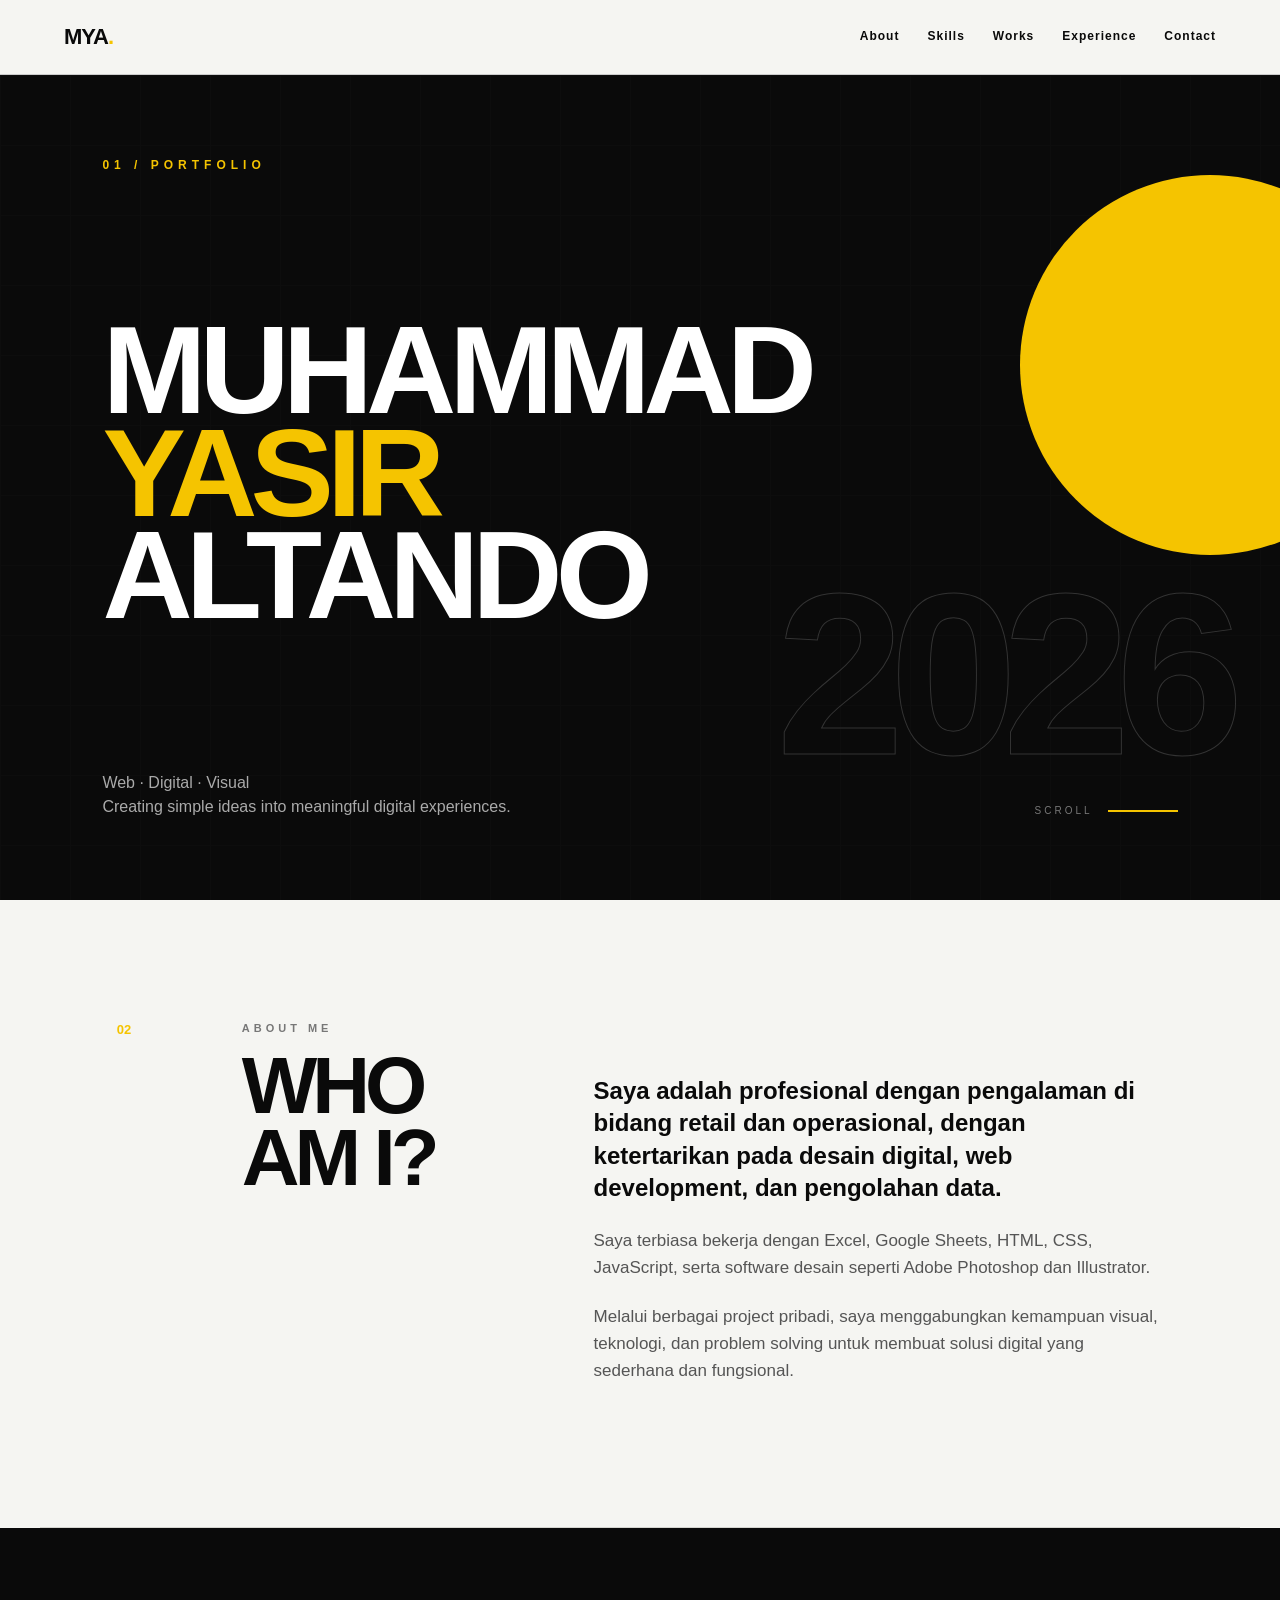
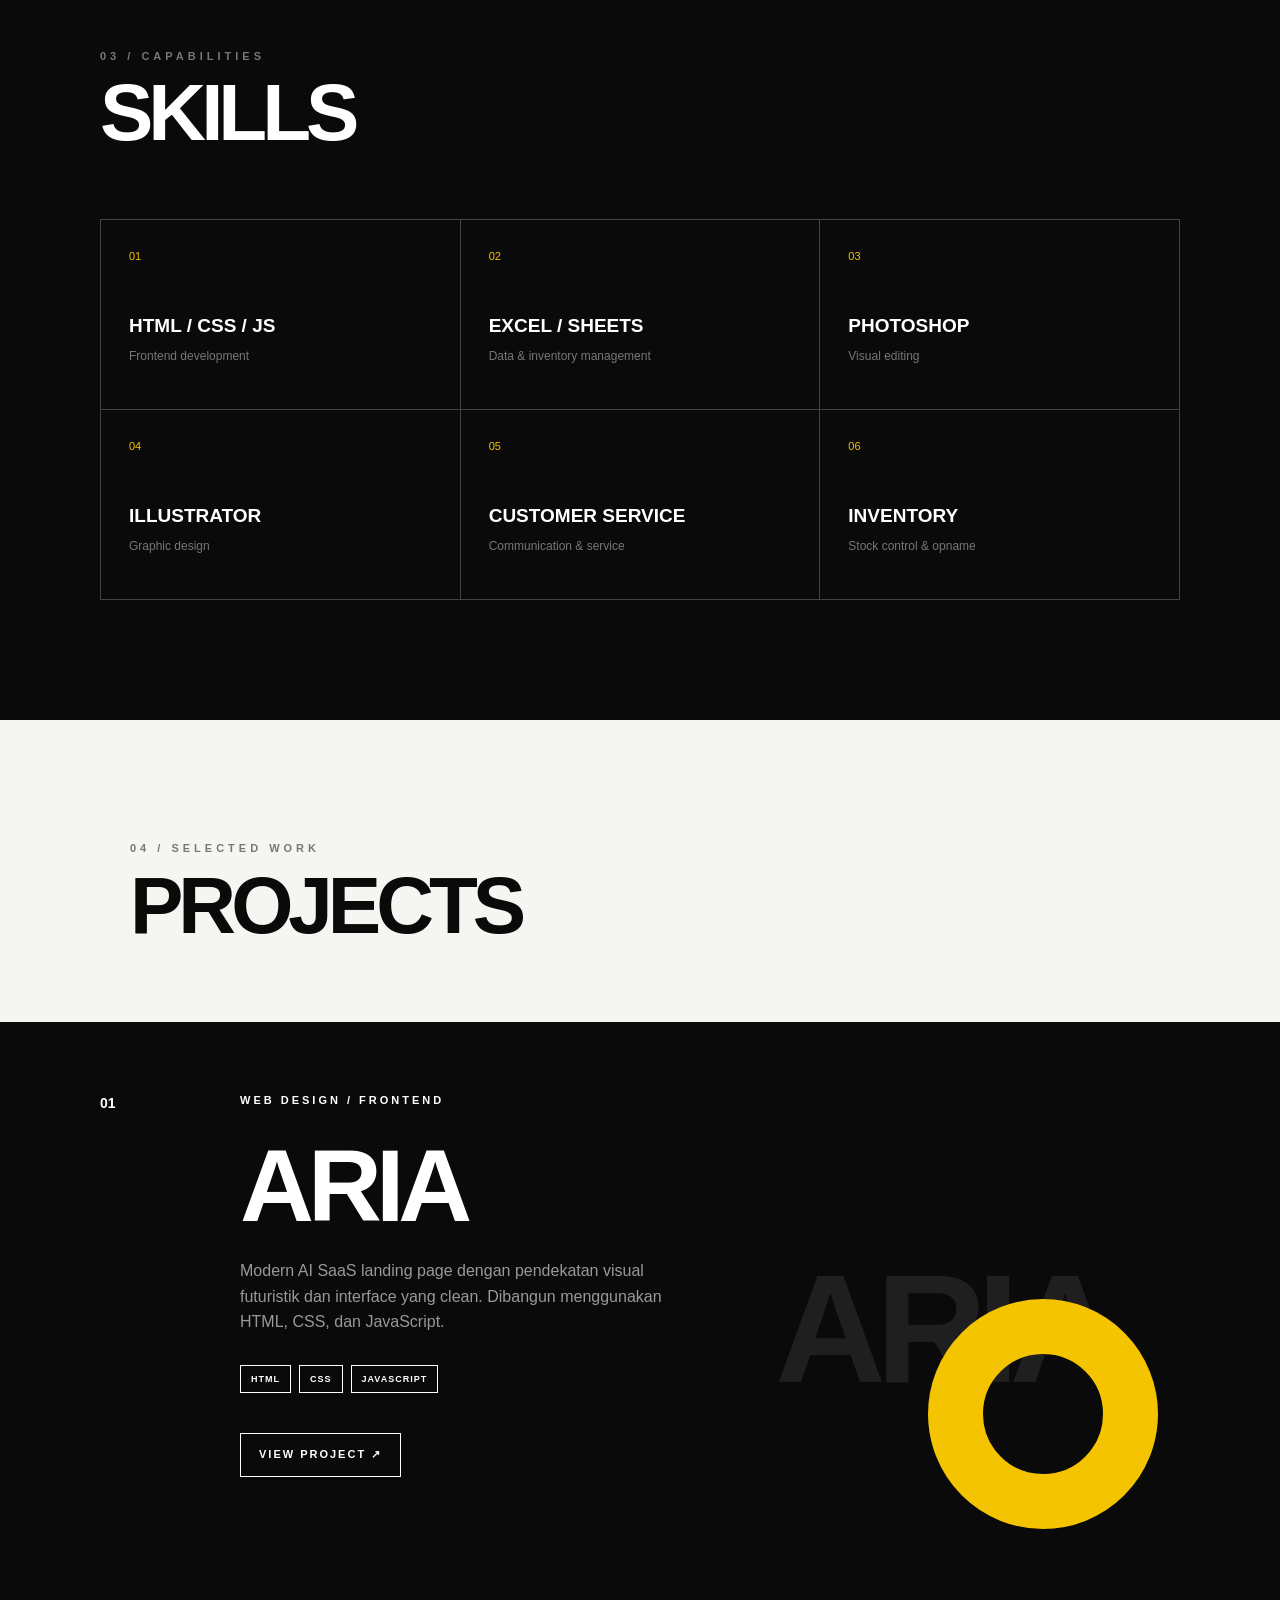
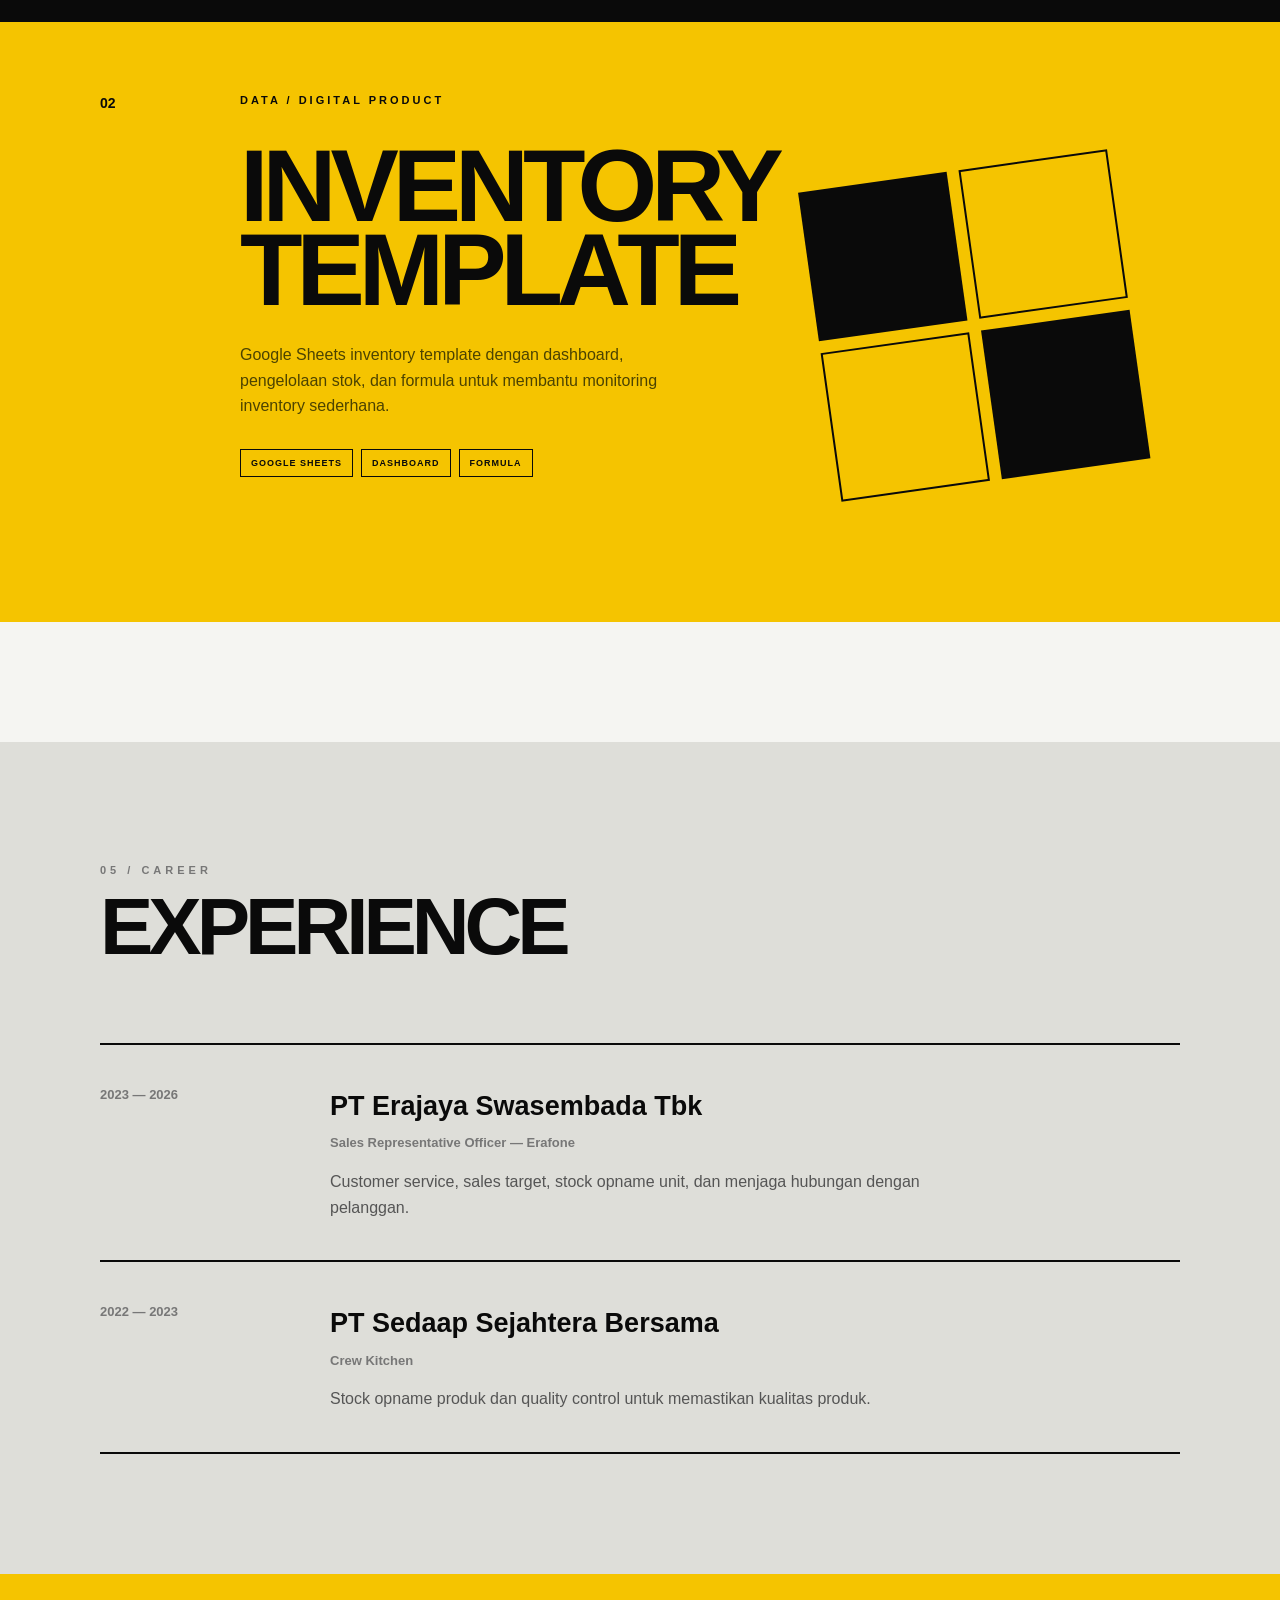
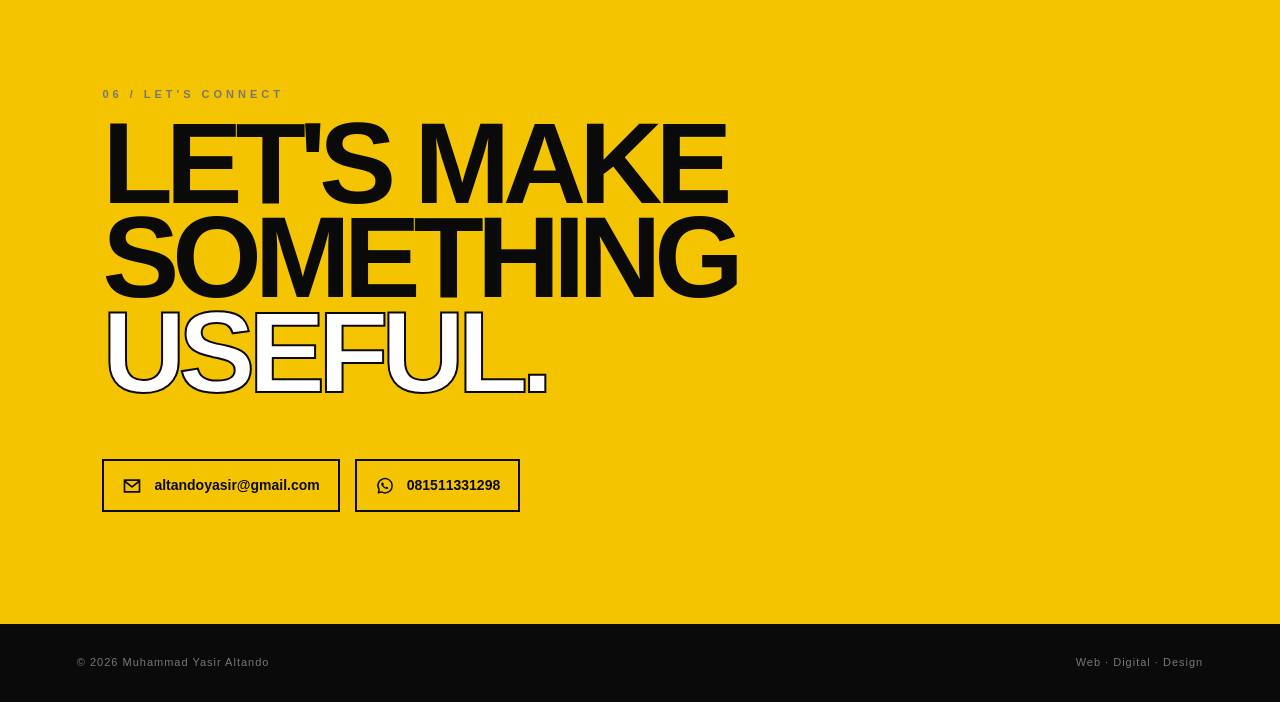
<file: index.html>
<!DOCTYPE html>
<html lang="id">

<head>
    <meta charset="UTF-8">
    <meta name="viewport" content="width=device-width, initial-scale=1.0">
    <title>Muhammad Yasir Altando — Portfolio</title>
    <link rel="stylesheet" href="style.css">
</head>

<body>

    <!-- NAVIGATION -->
    <nav>
        <div class="nav-logo">MYA<span>.</span></div>

        <div class="nav-links">
            <a href="#about">About</a>
            <a href="#skills">Skills</a>
            <a href="#projects">Works</a>
            <a href="#experience">Experience</a>
            <a href="#contact">Contact</a>
        </div>
    </nav>

    <!-- HERO -->
    <header>

        <div class="hero-grid"></div>

        <div class="hero-content">

            <p class="hero-number">01 / PORTFOLIO</p>

            <h1>
                MUHAMMAD
                <span>YASIR</span>
                ALTANDO
            </h1>

            <div class="hero-bottom">

                <p class="hero-description">
                    Web · Digital · Visual
                    <br>
                    Creating simple ideas into meaningful digital experiences.
                </p>

                <div class="hero-mark">
                    <span>SCROLL</span>
                    <div></div>
                </div>

            </div>

        </div>

        <div class="hero-yellow"></div>

        <div class="hero-outline">
            2026
        </div>

    </header>

    <!-- ABOUT -->
    <section id="about" class="about-section">

        <div class="section-index">
            02
        </div>

        <div class="section-title">
            <p>ABOUT ME</p>
            <h2>WHO<br>AM I?</h2>
        </div>

        <div class="about-content">

            <p class="about-lead">
                Saya adalah profesional dengan pengalaman di bidang
                retail dan operasional, dengan ketertarikan pada
                desain digital, web development, dan pengolahan data.
            </p>

            <p>
                Saya terbiasa bekerja dengan Excel, Google Sheets,
                HTML, CSS, JavaScript, serta software desain seperti
                Adobe Photoshop dan Illustrator.
            </p>

            <p>
                Melalui berbagai project pribadi, saya menggabungkan
                kemampuan visual, teknologi, dan problem solving untuk
                membuat solusi digital yang sederhana dan fungsional.
            </p>

        </div>

    </section>

    <!-- SKILLS -->
    <section id="skills" class="skills-section">

        <div class="section-top">
            <p>03 / CAPABILITIES</p>
            <h2>SKILLS</h2>
        </div>

        <div class="skills-list">

            <div class="skill-item">
                <span>01</span>
                <h3>HTML / CSS / JS</h3>
                <p>Frontend development</p>
            </div>

            <div class="skill-item">
                <span>02</span>
                <h3>EXCEL / SHEETS</h3>
                <p>Data & inventory management</p>
            </div>

            <div class="skill-item">
                <span>03</span>
                <h3>PHOTOSHOP</h3>
                <p>Visual editing</p>
            </div>

            <div class="skill-item">
                <span>04</span>
                <h3>ILLUSTRATOR</h3>
                <p>Graphic design</p>
            </div>

            <div class="skill-item">
                <span>05</span>
                <h3>CUSTOMER SERVICE</h3>
                <p>Communication & service</p>
            </div>

            <div class="skill-item">
                <span>06</span>
                <h3>INVENTORY</h3>
                <p>Stock control & opname</p>
            </div>

        </div>

    </section>

    <!-- PROJECTS -->
    <section id="projects" class="projects-section">

        <div class="section-top">
            <p>04 / SELECTED WORK</p>
            <h2>PROJECTS</h2>
        </div>

        <!-- PROJECT 01 -->
        <article class="project project-dark">

            <div class="project-number">
                01
            </div>

            <div class="project-info">

                <p class="project-type">
                    WEB DESIGN / FRONTEND
                </p>

                <h3>ARIA</h3>

                <p class="project-description">
                    Modern AI SaaS landing page dengan pendekatan
                    visual futuristik dan interface yang clean.
                    Dibangun menggunakan HTML, CSS, dan JavaScript.
                </p>

                <div class="project-meta">
                    <span>HTML</span>
                    <span>CSS</span>
                    <span>JAVASCRIPT</span>
                </div>

                <a href="ARIA/index.html" target="_blank">
                    VIEW PROJECT ↗
                </a>

            </div>

            <div class="project-shape">
                <div class="aria-word">ARIA</div>
                <div class="aria-circle"></div>
            </div>

        </article>

        <!-- PROJECT 02 -->
        <article class="project project-yellow">

            <div class="project-number">
                02
            </div>

            <div class="project-info">

                <p class="project-type">
                    DATA / DIGITAL PRODUCT
                </p>

                <h3>INVENTORY<br>TEMPLATE</h3>

                <p class="project-description">
                    Google Sheets inventory template dengan dashboard,
                    pengelolaan stok, dan formula untuk membantu
                    monitoring inventory sederhana.
                </p>

                <div class="project-meta">
                    <span>GOOGLE SHEETS</span>
                    <span>DASHBOARD</span>
                    <span>FORMULA</span>
                </div>

            </div>

            <div class="project-grid-art">
                <div></div>
                <div></div>
                <div></div>
                <div></div>
            </div>

        </article>

    </section>

    <!-- EXPERIENCE -->
    <section id="experience" class="experience-section">

        <div class="section-top">
            <p>05 / CAREER</p>
            <h2>EXPERIENCE</h2>
        </div>

        <div class="experience-list">

            <article class="experience-item">

                <span class="experience-year">
                    2023 — 2026
                </span>

                <div>
                    <h3>PT Erajaya Swasembada Tbk</h3>
                    <p class="experience-role">
                        Sales Representative Officer — Erafone
                    </p>
                    <p>
                        Customer service, sales target, stock opname
                        unit, dan menjaga hubungan dengan pelanggan.
                    </p>
                </div>

            </article>

            <article class="experience-item">

                <span class="experience-year">
                    2022 — 2023
                </span>

                <div>
                    <h3>PT Sedaap Sejahtera Bersama</h3>
                    <p class="experience-role">
                        Crew Kitchen
                    </p>
                    <p>
                        Stock opname produk dan quality control
                        untuk memastikan kualitas produk.
                    </p>
                </div>

            </article>

        </div>

    </section>

    <!-- CONTACT -->
<section id="contact" class="contact-section">

    <p class="contact-label">
        06 / LET'S CONNECT
    </p>

    <h2>
        LET'S MAKE<br>
        SOMETHING
        <span>USEFUL.</span>
    </h2>

    <div class="contact-info">

    <a href="mailto:altandoyasir@gmail.com">
        <svg class="contact-icon" viewBox="0 0 24 24" aria-hidden="true">
            <path d="M3 5h18v14H3z" fill="none" stroke="currentColor" stroke-width="2"/>
            <path d="m3 6 9 7 9-7" fill="none" stroke="currentColor" stroke-width="2"/>
        </svg>
        <span>altandoyasir@gmail.com</span>
    </a>

    <a href="https://wa.me/6281511331298" target="_blank" rel="noopener">
        <svg class="contact-icon" viewBox="0 0 24 24" aria-hidden="true">
            <path d="M20.5 11.7a8.5 8.5 0 0 1-12.7 7.4L4 20l1-3.6A8.5 8.5 0 1 1 20.5 11.7Z"
                fill="none"
                stroke="currentColor"
                stroke-width="1.8"
                stroke-linejoin="round"/>
            <path d="M8.2 8.2c.2-.4.4-.4.7-.4h.5c.2 0 .4.1.5.4l.7 1.6c.1.2.1.4-.1.6l-.6.7c.7 1.2 1.6 2 2.8 2.6l.6-.7c.2-.2.4-.2.6-.1l1.6.7c.2.1.3.3.3.5v.5c0 .3-.1.5-.4.7-.4.3-1 .4-1.5.3-2.5-.6-5.1-2.8-6.4-5.2-.3-.6-.2-1.2.2-1.7Z"
                fill="currentColor"/>
        </svg>
        <span>081511331298</span>
    </a>

</div>
</section>

    <!-- FOOTER -->
    <footer>
        <p>© 2026 Muhammad Yasir Altando</p>
        <p>Web · Digital · Design</p>
    </footer>

</body>

</html>
</file>
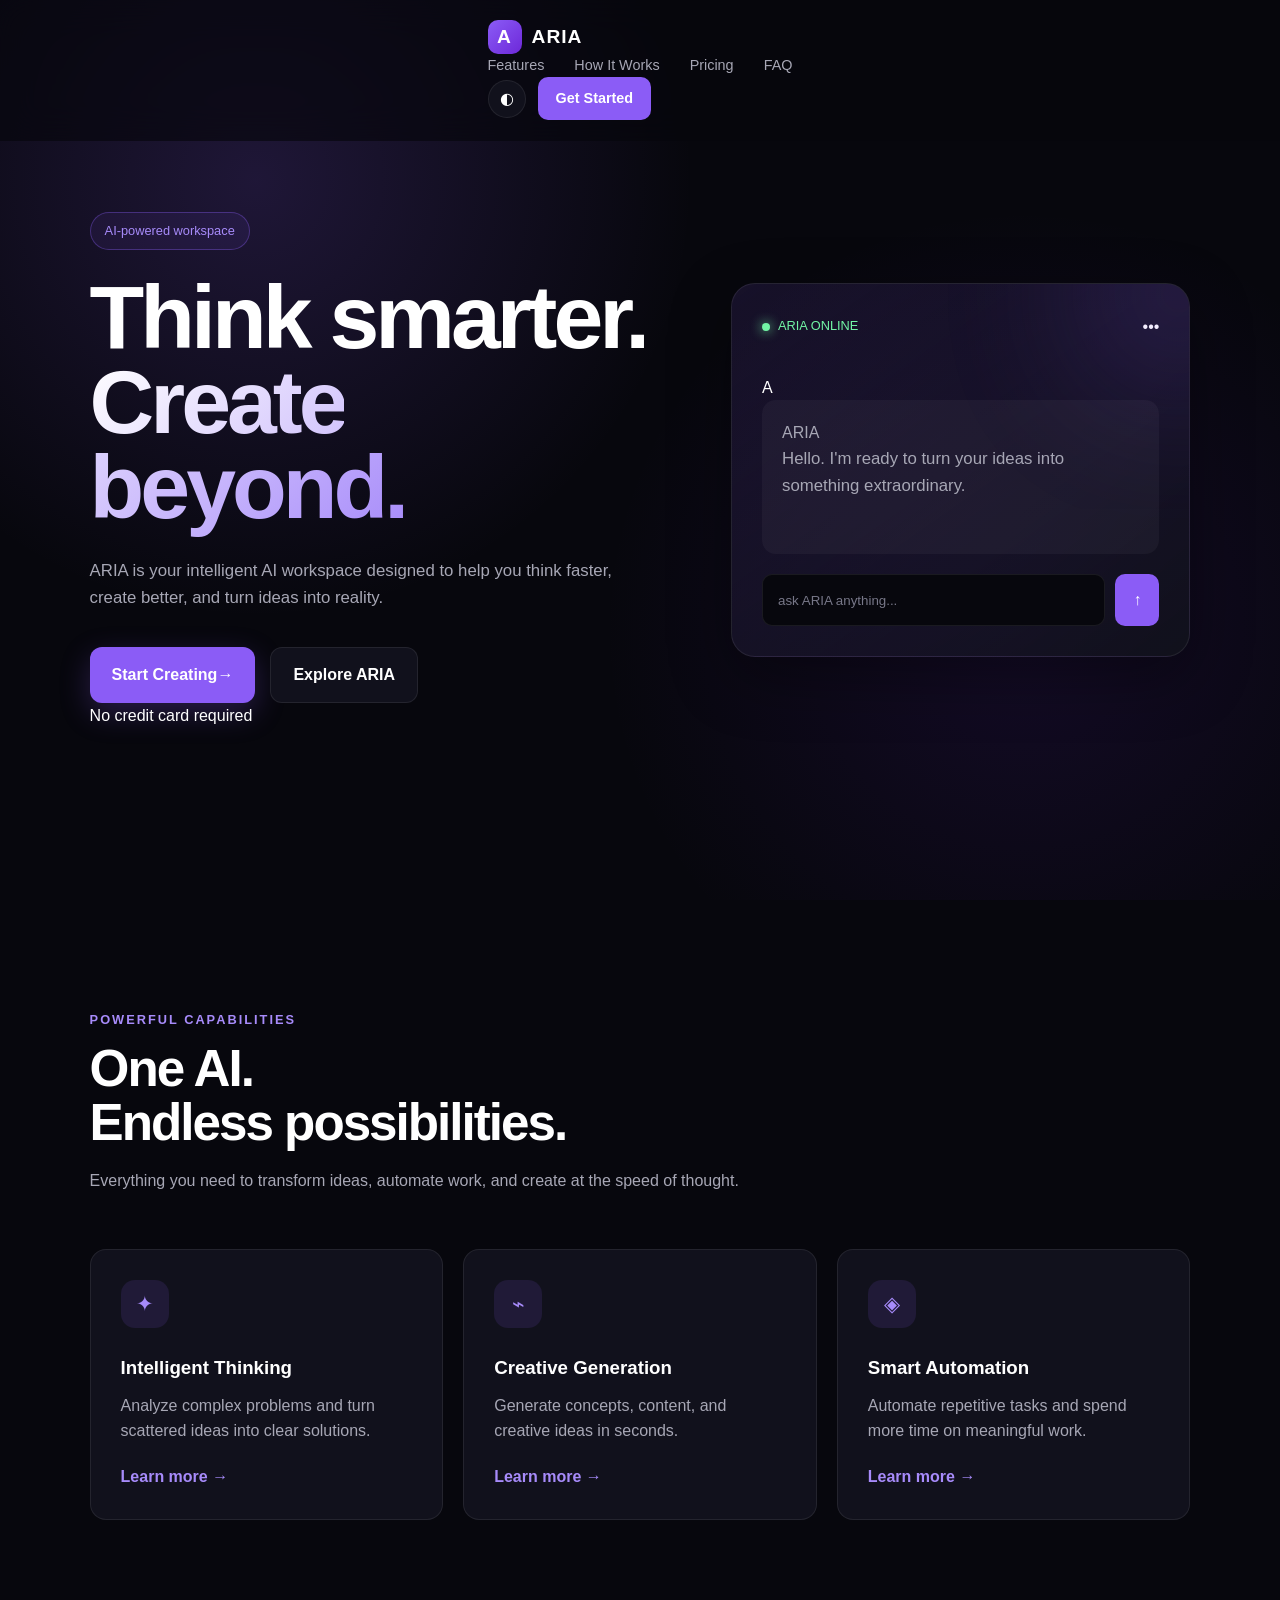
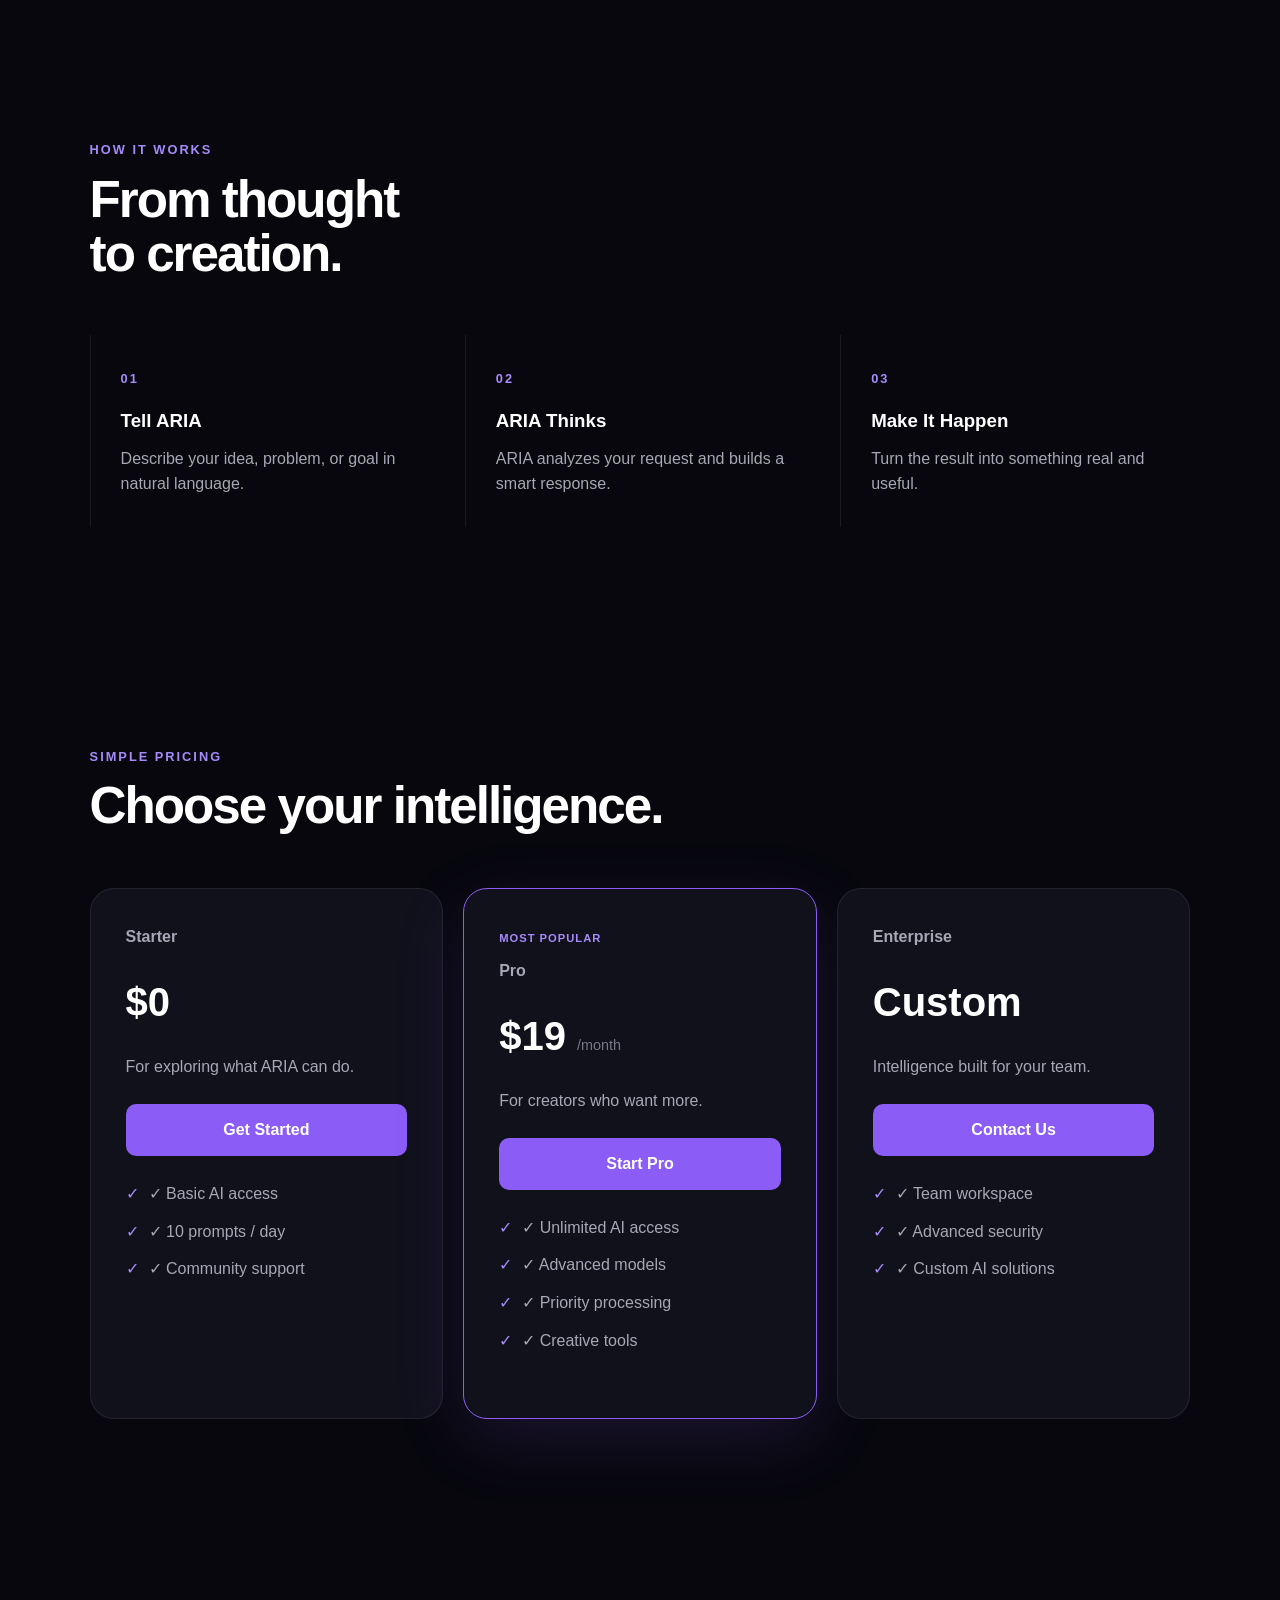
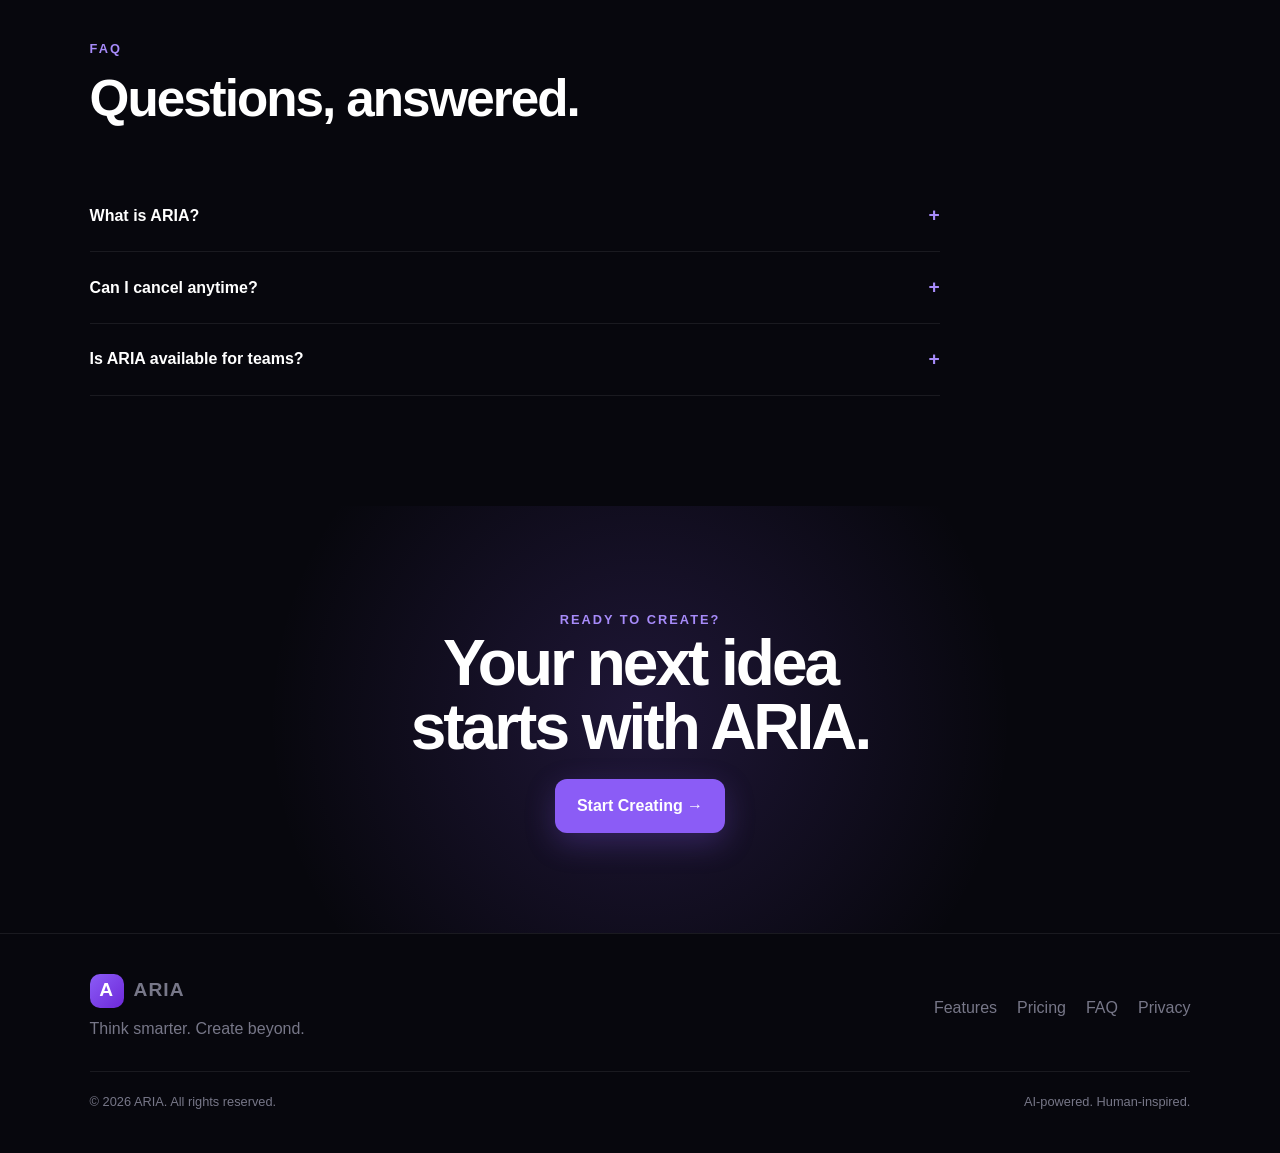
<file: ARIA/index.html>
<!DOCTYPE html>
<html lang="en">
<head>
    <meta charset="UTF-8">
    <meta name="viewport" content="width=device-width, initial-scale=1.0">

    <title>ARIA — Think Smarter. Create Beyond.</title>

    <link rel="stylesheet" href="css/style.css">
</head>

<body>

    <!-- NAVBAR -->
    <header class="navbar">
        <div class="container nav-container">

            <a href="#" class="logo">
                <span class="logo-icon">A</span>
                <span>ARIA</span>
            </a>

            <nav class="nav-menu">
                <a href="#features">Features</a>
                <a href="#how-it-works">How It Works</a>
                <a href="#pricing">Pricing</a>
                <a href="#faq">FAQ</a>
            </nav>

            <div class="nav-actions">
                <button class="theme-toggle" id="themeToggle">
                    ◐
                </button>

                <a href="#pricing" class="nav-button">
                    Get Started
                </a>
            </div>

        </div>
    </header>


    <!-- HERO -->
    <main>

        <section class="hero">

            <div class="container hero-container">

                <div class="hero-content">

                    <div class="hero-badge">
                        <span class="badge-dot"></span>
                        AI-powered workspace
                    </div>

                    <h1>
                        Think smarter.<br>
                        <span>Create beyond.</span>
                    </h1>

                    <p>
                        ARIA is your intelligent AI workspace designed to
                        help you think faster, create better, and turn ideas
                        into reality.
                    </p>

                    <div class="hero-buttons">
                        <a href="#pricing" class="btn-primary">
                            Start Creating
                            <span>→</span>
                        </a>

                        <a href="#features" class="btn-secondary">
                            Explore ARIA
                        </a>
                    </div>

                    <div class="hero-note">
                        No credit card required
                    </div>

                </div>


                <!-- AI CARD -->
                <div class="hero-visual">

                    <div class="ai-glow"></div>

                    <div class="ai-card">

                        <div class="ai-card-top">
                            <div class="ai-status">
                                <span></span>
                                ARIA ONLINE
                            </div>

                            <div class="ai-menu">
                                •••
                            </div>
                        </div>

                        <div class="ai-avatar">
                            A
                        </div>

                        <div class="ai-message">
                            <span class="message-label">
                                ARIA
                            </span>

                            <p>
                                Hello. I'm ready to turn your
                                ideas into something extraordinary.
                            </p>
                        </div>

                        <div class="ai-input">
                            <input type="text" placeholder="ask ARIA anything...">
                            <button>↑</button>
                        </div>

                    </div>

                </div>

            </div>

        </section>


        <!-- FEATURES -->
        <section class="features" id="features">

            <div class="container">

                <div class="section-heading">

                    <div class="section-label">
                        POWERFUL CAPABILITIES
                    </div>

                    <h2>
                        One AI.<br>
                        Endless possibilities.
                    </h2>

                    <p>
                        Everything you need to transform ideas,
                        automate work, and create at the speed of thought.
                    </p>

                </div>


                <div class="feature-grid">

                    <article class="feature-card">
                        <div class="feature-icon">✦</div>

                        <h3>Intelligent Thinking</h3>

                        <p>
                            Analyze complex problems and turn
                            scattered ideas into clear solutions.
                        </p>

                        <a href="#">Learn more →</a>
                    </article>


                    <article class="feature-card">
                        <div class="feature-icon">⌁</div>

                        <h3>Creative Generation</h3>

                        <p>
                            Generate concepts, content, and
                            creative ideas in seconds.
                        </p>

                        <a href="#">Learn more →</a>
                    </article>


                    <article class="feature-card">
                        <div class="feature-icon">◈</div>

                        <h3>Smart Automation</h3>

                        <p>
                            Automate repetitive tasks and
                            spend more time on meaningful work.
                        </p>

                        <a href="#">Learn more →</a>
                    </article>

                </div>

            </div>

        </section>


        <!-- HOW IT WORKS -->
        <section class="how-it-works" id="how-it-works">

            <div class="container">

                <div class="section-heading centered">

                    <div class="section-label">
                        HOW IT WORKS
                    </div>

                    <h2>
                        From thought<br>
                        to creation.
                    </h2>

                </div>


                <div class="steps">

                    <div class="step">
                        <span>01</span>
                        <h3>Tell ARIA</h3>
                        <p>
                            Describe your idea, problem,
                            or goal in natural language.
                        </p>
                    </div>

                    <div class="step">
                        <span>02</span>
                        <h3>ARIA Thinks</h3>
                        <p>
                            ARIA analyzes your request and
                            builds a smart response.
                        </p>
                    </div>

                    <div class="step">
                        <span>03</span>
                        <h3>Make It Happen</h3>
                        <p>
                            Turn the result into something
                            real and useful.
                        </p>
                    </div>

                </div>

            </div>

        </section>


        <!-- PRICING -->
        <section class="pricing" id="pricing">

            <div class="container">

                <div class="section-heading centered">

                    <div class="section-label">
                        SIMPLE PRICING
                    </div>

                    <h2>
                        Choose your intelligence.
                    </h2>

                </div>


                <div class="pricing-grid">

                    <div class="price-card">

                        <span class="plan-name">
                            Starter
                        </span>

                        <h3>
                            $0
                        </h3>

                        <p>
                            For exploring what ARIA can do.
                        </p>

                        <a href="#" class="price-button">
                            Get Started
                        </a>

                        <ul>
                            <li>✓ Basic AI access</li>
                            <li>✓ 10 prompts / day</li>
                            <li>✓ Community support</li>
                        </ul>

                    </div>


                    <div class="price-card featured">

                        <div class="popular">
                            MOST POPULAR
                        </div>

                        <span class="plan-name">
                            Pro
                        </span>

                        <h3>
                            $19
                            <small>/month</small>
                        </h3>

                        <p>
                            For creators who want more.
                        </p>

                        <a href="#" class="price-button">
                            Start Pro
                        </a>

                        <ul>
                            <li>✓ Unlimited AI access</li>
                            <li>✓ Advanced models</li>
                            <li>✓ Priority processing</li>
                            <li>✓ Creative tools</li>
                        </ul>

                    </div>


                    <div class="price-card">

                        <span class="plan-name">
                            Enterprise
                        </span>

                        <h3>
                            Custom
                        </h3>

                        <p>
                            Intelligence built for your team.
                        </p>

                        <a href="#" class="price-button">
                            Contact Us
                        </a>

                        <ul>
                            <li>✓ Team workspace</li>
                            <li>✓ Advanced security</li>
                            <li>✓ Custom AI solutions</li>
                        </ul>

                    </div>

                </div>

            </div>

        </section>


        <!-- FAQ -->
        <section class="faq" id="faq">

            <div class="container">

                <div class="section-heading centered">

                    <div class="section-label">
                        FAQ
                    </div>

                    <h2>
                        Questions, answered.
                    </h2>

                </div>


                <div class="faq-list">

                    <details>
                        <summary>
                            What is ARIA?
                            <span>+</span>
                        </summary>

                        <p>
                            ARIA is an AI-powered workspace designed
                            to help users think, create, and automate
                            everyday tasks.
                        </p>
                    </details>


                    <details>
                        <summary>
                            Can I cancel anytime?
                            <span>+</span>
                        </summary>

                        <p>
                            Yes. You can cancel your subscription
                            whenever you want.
                        </p>
                    </details>


                    <details>
                        <summary>
                            Is ARIA available for teams?
                            <span>+</span>
                        </summary>

                        <p>
                            Yes. The Enterprise plan is designed
                            for teams and organizations.
                        </p>
                    </details>

                </div>

            </div>

        </section>


        <!-- CTA -->
        <section class="cta">

            <div class="container">

                <div class="cta-box">

                    <div>
                        <span class="section-label">
                            READY TO CREATE?
                        </span>

                        <h2>
                            Your next idea<br>
                            starts with ARIA.
                        </h2>
                    </div>

                    <a href="#pricing" class="btn-primary">
                        Start Creating →
                    </a>

                </div>

            </div>

        </section>

    </main>


    <!-- FOOTER -->
    <footer class="footer">

        <div class="container footer-container">

            <div class="footer-brand">

                <a href="#" class="logo">
                    <span class="logo-icon">A</span>
                    <span>ARIA</span>
                </a>

                <p>
                    Think smarter. Create beyond.
                </p>

            </div>


            <div class="footer-links">

                <a href="#features">Features</a>
                <a href="#pricing">Pricing</a>
                <a href="#faq">FAQ</a>
                <a href="#">Privacy</a>

            </div>

        </div>


        <div class="container footer-bottom">

            <span>
                © 2026 ARIA. All rights reserved.
            </span>

            <span>
                AI-powered. Human-inspired.
            </span>

        </div>

    </footer>


    <script src="js/script.js"></script>

</body>
</html>
</file>
<file: style.css>
* {
    margin: 0;
    padding: 0;
    box-sizing: border-box;
}

:root {
    --black: #0a0a0a;
    --white: #f5f5f2;
    --yellow: #f5c400;
    --gray: #999;
    --line: #d4d4cf;
}

html {
    scroll-behavior: smooth;
}

body {
    font-family: Arial, Helvetica, sans-serif;
    background: var(--white);
    color: var(--black);
    line-height: 1.6;
}

/* =========================
   NAVIGATION
========================= */

nav {
    height: 75px;

    position: sticky;
    top: 0;
    z-index: 1000;

    display: flex;
    align-items: center;
    justify-content: space-between;

    padding: 0 5%;

    background: rgba(245, 245, 242, 0.94);
    backdrop-filter: blur(12px);

    border-bottom: 1px solid #ccc;
}

.nav-logo {
    font-size: 22px;
    font-weight: 900;
    letter-spacing: -1px;
}

.nav-logo span {
    color: var(--yellow);
}

.nav-links {
    display: flex;
    gap: 28px;
}

.nav-links a {
    color: var(--black);
    text-decoration: none;

    font-size: 12px;
    font-weight: bold;
    letter-spacing: 1px;

    transition: color 0.2s ease;
}

.nav-links a:hover {
    color: #a78900;
}

/* =========================
   HERO
========================= */

header {
    min-height: calc(100vh - 75px);

    position: relative;
    overflow: hidden;

    background: var(--black);
    color: white;
}

.hero-content {
    position: relative;
    z-index: 5;

    min-height: calc(100vh - 75px);

    padding: 9vh 8%;

    display: flex;
    flex-direction: column;
    justify-content: space-between;
}

.hero-number {
    color: var(--yellow);

    font-size: 12px;
    font-weight: bold;
    letter-spacing: 5px;
}

header h1 {
    max-width: 900px;

    font-size: clamp(55px, 10vw, 125px);
    line-height: 0.82;
    letter-spacing: -7px;

    animation: heroReveal 0.9s ease forwards;
}

header h1 span {
    display: block;
    color: var(--yellow);
}

.hero-bottom {
    display: flex;
    justify-content: space-between;
    align-items: end;
}

.hero-description {
    color: #aaa;

    font-size: 16px;
    line-height: 1.5;
}

.hero-mark {
    display: flex;
    align-items: center;
    gap: 15px;

    color: #777;

    font-size: 10px;
    letter-spacing: 3px;
}

.hero-mark div {
    width: 70px;
    height: 2px;

    background: var(--yellow);
}

.hero-yellow {
    position: absolute;

    width: 380px;
    height: 380px;

    right: -120px;
    top: 100px;

    background: var(--yellow);

    border-radius: 50%;

    animation: float 6s ease-in-out infinite;
}

.hero-outline {
    position: absolute;

    right: 4%;
    bottom: 5%;

    color: transparent;

    font-size: clamp(100px, 18vw, 260px);
    font-weight: 900;
    letter-spacing: -15px;

    -webkit-text-stroke: 1px #333;

    user-select: none;
}

.hero-grid {
    position: absolute;
    inset: 0;

    background-image:
        linear-gradient(#222 1px, transparent 1px),
        linear-gradient(90deg, #222 1px, transparent 1px);

    background-size: 70px 70px;

    opacity: 0.15;
}

/* =========================
   GENERAL
========================= */

section {
    max-width: 1200px;
    margin: auto;

    padding: 120px 6%;
}

.section-index {
    color: var(--yellow);

    font-size: 13px;
    font-weight: bold;
}

.section-title p,
.section-top p,
.contact-label {
    margin-bottom: 12px;

    color: #777;

    font-size: 11px;
    font-weight: bold;
    letter-spacing: 4px;
}

.section-title h2,
.section-top h2 {
    font-size: clamp(45px, 7vw, 80px);
    line-height: 0.9;
    letter-spacing: -5px;
}

/* =========================
   ABOUT
========================= */

.about-section {
    display: grid;
    grid-template-columns: 80px 0.7fr 1.3fr;

    gap: 45px;

    border-bottom: 1px solid var(--line);
}

.about-content {
    padding-top: 55px;
}

.about-content p {
    max-width: 650px;

    margin-bottom: 22px;

    color: #555;

    font-size: 17px;
}

.about-content .about-lead {
    color: var(--black);

    font-size: 24px;
    line-height: 1.35;
    font-weight: bold;
}

/* =========================
   SKILLS
========================= */

.skills-section {
    max-width: none;

    background: var(--black);
    color: white;
}

.skills-section .section-top {
    max-width: 1080px;
    margin: auto;
}

.skills-list {
    max-width: 1080px;
    margin: 70px auto 0;

    display: grid;
    grid-template-columns: repeat(3, 1fr);

    border-top: 1px solid #444;
    border-left: 1px solid #444;
}

.skill-item {
    min-height: 190px;

    padding: 28px;

    border-right: 1px solid #444;
    border-bottom: 1px solid #444;

    transition:
        background 0.3s ease,
        color 0.3s ease;
}

.skill-item span {
    display: block;

    margin-bottom: 45px;

    color: var(--yellow);

    font-size: 11px;
}

.skill-item h3 {
    font-size: 19px;
}

.skill-item p {
    margin-top: 6px;

    color: #777;

    font-size: 12px;
}

.skill-item:hover {
    background: var(--yellow);
    color: var(--black);
}

.skill-item:hover span,
.skill-item:hover p {
    color: var(--black);
}

/* =========================
   PROJECTS
========================= */

.projects-section {
    max-width: none;

    padding-left: 0;
    padding-right: 0;
}

.projects-section > .section-top {
    max-width: 1080px;

    margin: 0 auto 80px;

    padding: 0 30px;
}

.project {
    min-height: 600px;

    position: relative;

    display: grid;
    grid-template-columns: 100px 1fr 1fr;

    gap: 40px;

    padding: 70px max(30px, calc((100vw - 1080px) / 2));

    overflow: hidden;
}

.project-dark {
    background: var(--black);
    color: white;
}

.project-yellow {
    background: var(--yellow);
    color: var(--black);
}

.project-number {
    font-size: 14px;
    font-weight: bold;
}

.project-info {
    position: relative;
    z-index: 5;
}

.project-type {
    margin-bottom: 35px;

    font-size: 11px;
    font-weight: bold;
    letter-spacing: 3px;
}

.project-info h3 {
    margin-bottom: 30px;

    font-size: clamp(55px, 8vw, 105px);
    line-height: 0.82;
    letter-spacing: -6px;
}

.project-description {
    max-width: 470px;

    color: #999;

    font-size: 16px;
}

.project-yellow .project-description {
    color: #4c4300;
}

.project-meta {
    display: flex;
    flex-wrap: wrap;
    gap: 8px;

    margin-top: 30px;
}

.project-meta span {
    padding: 6px 10px;

    border: 1px solid currentColor;

    font-size: 9px;
    font-weight: bold;
    letter-spacing: 1px;
}

.project-info a {
    display: inline-block;

    margin-top: 40px;

    padding: 12px 18px;

    color: inherit;

    border: 1px solid currentColor;

    text-decoration: none;

    font-size: 11px;
    font-weight: bold;
    letter-spacing: 2px;

    transition:
        background 0.2s ease,
        color 0.2s ease;
}

.project-info a:hover {
    background: var(--yellow);
    color: var(--black);
}

/* ARIA ART */

.project-shape {
    position: relative;

    min-height: 400px;
}

.aria-word {
    position: absolute;

    top: 25%;
    left: 10%;

    color: #222;

    font-size: clamp(80px, 12vw, 170px);
    font-weight: 900;
    letter-spacing: -10px;

    opacity: 0.9;
}

.aria-circle {
    position: absolute;

    width: 230px;
    height: 230px;

    right: 5%;
    bottom: 5%;

    border: 55px solid var(--yellow);
    border-radius: 50%;

    animation: float 5s ease-in-out infinite;
}

/* INVENTORY ART */

.project-grid-art {
    align-self: center;

    display: grid;
    grid-template-columns: repeat(2, 150px);

    gap: 12px;

    transform: rotate(-8deg);
}

.project-grid-art div {
    height: 150px;

    background: var(--black);

    transition: transform 0.3s ease;
}

.project-grid-art div:nth-child(2) {
    background: transparent;
    border: 2px solid var(--black);
}

.project-grid-art div:nth-child(3) {
    background: transparent;
    border: 2px solid var(--black);
}

.project-grid-art div:nth-child(4) {
    background: var(--black);
}

.project-grid-art:hover div:nth-child(1) {
    transform: translate(-10px, -10px);
}

.project-grid-art:hover div:nth-child(4) {
    transform: translate(10px, 10px);
}

/* =========================
   EXPERIENCE
========================= */

.experience-section {
    background: #deded9;

    max-width: none;

    padding-left: max(30px, calc((100vw - 1080px) / 2));
    padding-right: max(30px, calc((100vw - 1080px) / 2));
}

.experience-list {
    max-width: 1080px;

    margin: 80px auto 0;
}

.experience-item {
    display: grid;
    grid-template-columns: 180px 1fr;

    gap: 50px;

    padding: 40px 0;

    border-top: 2px solid var(--black);
}

.experience-item:last-child {
    border-bottom: 2px solid var(--black);
}

.experience-year {
    color: #777;

    font-size: 13px;
    font-weight: bold;
}

.experience-item h3 {
    margin-bottom: 5px;

    font-size: 27px;
}

.experience-role {
    margin-bottom: 15px;

    color: #777;

    font-size: 13px;
    font-weight: bold;
}

.experience-item div p:last-child {
    max-width: 650px;

    color: #555;
}

/* =========================
   CONTACT
========================= */

.contact-section {
    max-width: none;

    min-height: 650px;

    display: flex;
    flex-direction: column;
    justify-content: center;

    padding: 100px 8%;

    background: var(--yellow);
}

.contact-section h2 {
    font-size: clamp(50px, 9vw, 125px);
    line-height: 0.82;
    letter-spacing: -7px;
}

.contact-section h2 span {
    display: block;

    color: white;

    -webkit-text-stroke: 2px var(--black);
}

.contact-info {
    margin-top: 60px;

    display: flex;
    gap: 35px;

    font-size: 14px;
    font-weight: bold;
}

.contact-info {
    margin-top: 60px;

    display: flex;
    flex-wrap: wrap;
    gap: 15px;
}

.contact-info a {
    display: flex;
    align-items: center;
    gap: 12px;

    padding: 13px 18px;

    color: var(--black);

    border: 2px solid var(--black);

    text-decoration: none;

    font-size: 14px;
    font-weight: bold;

    transition:
        background 0.2s ease,
        color 0.2s ease,
        transform 0.2s ease;
}

.contact-info a:hover {
    background: var(--black);
    color: var(--yellow);

    transform: translateY(-3px);
}

.contact-icon {
    width: 20px;
    height: 20px;
    flex-shrink: 0;
}

/* =========================
   FOOTER
========================= */

footer {
    display: flex;
    justify-content: space-between;

    padding: 30px 6%;

    background: var(--black);
    color: #777;

    font-size: 11px;
    letter-spacing: 1px;
}

/* =========================
   ANIMATION
========================= */

@keyframes heroReveal {
    from {
        opacity: 0;
        transform: translateY(30px);
    }

    to {
        opacity: 1;
        transform: translateY(0);
    }
}

@keyframes float {
    0%,
    100% {
        transform: translateY(0);
    }

    50% {
        transform: translateY(-18px);
    }
}

/* =========================
   TABLET
========================= */

@media (max-width: 850px) {

    .about-section {
        grid-template-columns: 50px 1fr;
    }

    .about-content {
        grid-column: 2;
        padding-top: 0;
    }

    .skills-list {
        grid-template-columns: repeat(2, 1fr);
    }

    .project {
        grid-template-columns: 60px 1fr;
    }

    .project-shape,
    .project-grid-art {
        display: none;
    }

    .experience-item {
        grid-template-columns: 130px 1fr;
    }
}

/* =========================
   MOBILE
========================= */

@media (max-width: 600px) {

    nav {
        height: auto;

        padding: 16px 20px;

        align-items: flex-start;
    }

    .nav-links {
        gap: 12px;
        flex-wrap: wrap;
        justify-content: flex-end;
    }

    .nav-links a {
        font-size: 10px;
    }

    .hero-content {
        padding: 60px 25px;
    }

    header h1 {
        font-size: 54px;
        letter-spacing: -3px;
    }

    .hero-yellow {
        width: 220px;
        height: 220px;

        right: -90px;
        top: 160px;
    }

    .hero-bottom {
        align-items: flex-start;
    }

    .hero-mark {
        display: none;
    }

    section {
        padding: 80px 20px;
    }

    .about-section {
        display: block;
    }

    .section-index {
        margin-bottom: 25px;
    }

    .about-content {
        margin-top: 35px;
    }

    .about-content .about-lead {
        font-size: 20px;
    }

    .skills-list {
        grid-template-columns: 1fr;
    }

    .skill-item {
        min-height: 140px;
    }

    .project {
        min-height: 600px;

        display: block;

        padding: 55px 25px;
    }

    .project-number {
        margin-bottom: 40px;
    }

    .project-info h3 {
        font-size: 65px;
        letter-spacing: -4px;
    }

    .experience-item {
        display: block;
    }

    .experience-year {
        display: block;
        margin-bottom: 15px;
    }

    .contact-section {
        min-height: 500px;

        padding: 80px 25px;
    }

    .contact-section h2 {
        font-size: 55px;
        letter-spacing: -3px;
    }

    .contact-info {
        flex-direction: column;
        gap: 8px;
    }

    footer {
        flex-direction: column;
        gap: 8px;
    }
}
</file>
<file: ARIA/css/style.css>
/* ========================================
   ARIA — Think Smarter. Create Beyond.
   Main Stylesheet
======================================== */

/* ========================================
   1. VARIABLES
======================================== */

:root {
    --bg-primary: #07070d;
    --bg-secondary: #0d0d16;
    --bg-card: #11111c;

    --text-primary: #ffffff;
    --text-secondary: #a7a7b5;
    --text-muted: #777788;

    --accent: #8b5cf6;
    --accent-light: #a78bfa;
    --accent-dark: #6d28d9;

    --border: rgba(255, 255, 255, 0.08);

    --shadow: 0 20px 60px rgba(0, 0, 0, 0.35);

    --radius-sm: 10px;
    --radius-md: 16px;
    --radius-lg: 24px;

    --transition: 0.3s ease;
}


/* ========================================
   LIGHT MODE
======================================== */

body.light-mode {
    --bg-primary: #f7f7fb;
    --bg-secondary: #ffffff;
    --bg-card: #ffffff;

    --text-primary: #17151f;
    --text-secondary: #5f5b6d;
    --text-muted: #817d8e;

    --border: rgba(20, 15, 40, 0.1);

    --shadow: 0 20px 50px rgba(30, 20, 60, 0.1);
}


/* ========================================
   2. RESET
======================================== */

* {
    margin: 0;
    padding: 0;
    box-sizing: border-box;
}

html {
    scroll-behavior: smooth;
}

body {
    font-family: Arial, Helvetica, sans-serif;
    background: var(--bg-primary);
    color: var(--text-primary);
    line-height: 1.6;
    transition:
        background var(--transition),
        color var(--transition);
}

a {
    color: inherit;
    text-decoration: none;
}

button {
    font: inherit;
}

img {
    max-width: 100%;
    display: block;
}


/* ========================================
   3. NAVBAR
======================================== */

.navbar {
    position: fixed;
    top: 0;
    left: 0;
    width: 100%;
    z-index: 1000;

    display: flex;
    align-items: center;
    justify-content: space-between;

    padding: 20px 7%;

    background: rgba(7, 7, 13, 0.65);
    backdrop-filter: blur(18px);

    border-bottom: 1px solid transparent;

    transition:
        background var(--transition),
        border-color var(--transition),
        box-shadow var(--transition);
}

body.light-mode .navbar {
    background: rgba(255, 255, 255, 0.75);
}

.navbar.scrolled {
    border-bottom-color: var(--border);
    box-shadow: 0 10px 30px rgba(0, 0, 0, 0.08);
}


/* Logo */

.logo {
    display: flex;
    align-items: center;
    gap: 10px;

    font-size: 1.2rem;
    font-weight: 800;
    letter-spacing: 1px;
}

.logo-icon {
    width: 34px;
    height: 34px;

    display: flex;
    align-items: center;
    justify-content: center;

    border-radius: 10px;

    background: linear-gradient(
        135deg,
        var(--accent),
        var(--accent-dark)
    );

    color: white;
}


/* Navigation */

.nav-menu {
    display: flex;
    align-items: center;
    gap: 30px;
}

.nav-menu a {
    color: var(--text-secondary);
    font-size: 0.9rem;

    transition: color var(--transition);
}

.nav-menu a:hover {
    color: var(--text-primary);
}


/* Navigation Actions */

.nav-actions {
    display: flex;
    align-items: center;
    gap: 12px;
}


/* Get Started Button */

.nav-button {
    display: inline-flex;
    align-items: center;
    justify-content: center;

    padding: 10px 18px;

    border-radius: 10px;

    background: var(--accent);
    color: white;

    font-size: 0.9rem;
    font-weight: 600;

    transition:
        transform var(--transition),
        background var(--transition),
        box-shadow var(--transition);
}

.nav-button:hover {
    transform: translateY(-2px);
    background: var(--accent-dark);

    box-shadow:
        0 8px 20px rgba(139, 92, 246, 0.25);
}


/* Theme Button */

#themeToggle {
    width: 38px;
    height: 38px;

    border: 1px solid var(--border);
    border-radius: 50%;

    background: var(--bg-card);
    color: var(--text-primary);

    cursor: pointer;

    transition:
        transform var(--transition),
        background var(--transition);
}

#themeToggle:hover {
    transform: rotate(25deg);
}


/* ========================================
   4. GLOBAL CONTAINER
======================================== */

section {
    padding: 110px 7%;
}

.container {
    max-width: 1200px;
    margin: 0 auto;
}

.hero-container {
    display: grid;
    grid-template-columns: 1.1fr 0.9fr;

    gap: 80px;

    align-items: center;
}


/* ========================================
   5. HERO
======================================== */

.hero {
    min-height: 100vh;

    display: flex;
    align-items: center;

    padding-top: 150px;

    background:
        radial-gradient(
            circle at 20% 20%,
            rgba(139, 92, 246, 0.18),
            transparent 35%
        ),
        radial-gradient(
            circle at 80% 70%,
            rgba(109, 40, 217, 0.12),
            transparent 35%
        );
}

.hero-content {
    max-width: 620px;
}


/* Badge */

.hero-badge {
    display: inline-flex;
    align-items: center;

    padding: 8px 14px;
    margin-bottom: 25px;

    border: 1px solid rgba(139, 92, 246, 0.35);
    border-radius: 50px;

    background: rgba(139, 92, 246, 0.08);

    color: var(--accent-light);

    font-size: 0.8rem;
}


/* Heading */

.hero h1 {
    max-width: 750px;

    font-size: clamp(3rem, 7vw, 6rem);

    line-height: 0.95;
    letter-spacing: -4px;

    margin-bottom: 28px;
}

.hero h1 span {
    background: linear-gradient(
        135deg,
        #ffffff,
        var(--accent-light)
    );

    -webkit-background-clip: text;
    -webkit-text-fill-color: transparent;
}

body.light-mode .hero h1 span {
    background: linear-gradient(
        135deg,
        #17151f,
        var(--accent-dark)
    );

    -webkit-background-clip: text;
    -webkit-text-fill-color: transparent;
}


/* Description */

.hero p {
    max-width: 620px;

    color: var(--text-secondary);

    font-size: 1.05rem;

    margin-bottom: 35px;
}


/* Hero Buttons */

.hero-buttons {
    display: flex;
    gap: 15px;

    flex-wrap: wrap;
}

.btn-primary,
.btn-secondary {
    display: inline-flex;
    align-items: center;
    justify-content: center;

    padding: 14px 22px;

    border-radius: 12px;

    font-weight: 600;

    transition:
        transform var(--transition),
        box-shadow var(--transition),
        background var(--transition);
}

.btn-primary {
    background: var(--accent);
    color: white;

    box-shadow:
        0 10px 30px rgba(139, 92, 246, 0.25);
}

.btn-primary:hover {
    transform: translateY(-3px);

    box-shadow:
        0 15px 40px rgba(139, 92, 246, 0.35);
}

.btn-secondary {
    border: 1px solid var(--border);

    background: var(--bg-card);
    color: var(--text-primary);
}

.btn-secondary:hover {
    transform: translateY(-3px);

    border-color: rgba(139, 92, 246, 0.4);
}


/* ========================================
   6. AI CARD
======================================== */

.ai-card {
    position: relative;

    padding: 30px;

    border: 1px solid var(--border);
    border-radius: var(--radius-lg);

    background:
        linear-gradient(
            145deg,
            rgba(139, 92, 246, 0.12),
            var(--bg-card)
        );

    box-shadow: var(--shadow);

    overflow: hidden;
}

.ai-card::before {
    content: "";

    position: absolute;

    width: 180px;
    height: 180px;

    top: -80px;
    right: -80px;

    background: var(--accent);

    border-radius: 50%;

    filter: blur(80px);

    opacity: 0.25;
}

.ai-card-top {
    display: flex;
    align-items: center;
    justify-content: space-between;

    margin-bottom: 35px;
}

.ai-status {
    display: flex;
    align-items: center;
    gap: 8px;

    color: #72f5a5;

    font-size: 0.8rem;
}

.ai-status span {
    width: 8px;
    height: 8px;

    border-radius: 50%;

    background: #72f5a5;

    box-shadow: 0 0 12px #72f5a5;

    display: inline-block;
}

.ai-message {
    padding: 20px;

    border-radius: 14px;

    background: rgba(255, 255, 255, 0.04);

    color: var(--text-secondary);
}

body.light-mode .ai-message {
    background: rgba(20, 15, 40, 0.04);
}

.ai-input {
    display: flex;
    gap: 10px;

    margin-top: 20px;
}

.ai-input input {
    flex: 1;
    min-width: 0;

    padding: 13px 15px;

    border: 1px solid var(--border);
    border-radius: 10px;

    outline: none;

    background: var(--bg-primary);
    color: var(--text-primary);
}

.ai-input input::placeholder {
    color: var(--text-muted);
}

.ai-input input:focus {
    border-color: rgba(139, 92, 246, 0.6);

    box-shadow:
        0 0 0 3px rgba(139, 92, 246, 0.1);
}

.ai-input button {
    padding: 13px 18px;

    border: none;
    border-radius: 10px;

    background: var(--accent);
    color: white;

    cursor: pointer;

    transition:
        transform var(--transition),
        background var(--transition),
        opacity var(--transition);
}

.ai-input button:hover {
    transform: translateY(-2px);
    background: var(--accent-dark);
}

.ai-input button:disabled {
    cursor: not-allowed;
    opacity: 0.6;
    transform: none;
}


/* ========================================
   7. SECTION HEADINGS
======================================== */

.section-heading {
    max-width: 700px;
    margin-bottom: 55px;
}

.section-label {
    color: var(--accent-light);

    font-size: 0.8rem;
    font-weight: 700;

    text-transform: uppercase;
    letter-spacing: 2px;
}

.section-heading h2 {
    margin-top: 12px;

    font-size: clamp(2rem, 4vw, 3.5rem);

    line-height: 1.05;
    letter-spacing: -2px;
}

.section-heading p {
    margin-top: 18px;

    color: var(--text-secondary);
}


/* ========================================
   8. FEATURES
======================================== */

.feature-grid {
    display: grid;

    grid-template-columns: repeat(3, 1fr);

    gap: 20px;
}

.feature-card {
    padding: 30px;

    border: 1px solid var(--border);
    border-radius: var(--radius-md);

    background: var(--bg-card);

    transition:
        transform var(--transition),
        border-color var(--transition),
        box-shadow var(--transition);
}

.feature-card:hover {
    transform: translateY(-8px);

    border-color: rgba(139, 92, 246, 0.35);

    box-shadow: var(--shadow);
}

.feature-icon {
    width: 48px;
    height: 48px;

    display: flex;
    align-items: center;
    justify-content: center;

    margin-bottom: 25px;

    border-radius: 14px;

    background: rgba(139, 92, 246, 0.12);

    color: var(--accent-light);

    font-size: 1.3rem;
}

.feature-card h3 {
    margin-bottom: 10px;
}

.feature-card p {
    color: var(--text-secondary);
}

.feature-card a {
    display: inline-block;
    margin-top: 20px;

    color: var(--accent-light);

    font-weight: 600;

    transition: color var(--transition);
}

.feature-card a:hover {
    color: var(--text-primary);
}


/* ========================================
   9. HOW IT WORKS
======================================== */

.steps {
    display: grid;

    grid-template-columns: repeat(3, 1fr);

    gap: 25px;
}

.step {
    position: relative;

    padding: 30px;

    border-left: 1px solid var(--border);
}

.step > span {
    color: var(--accent-light);

    font-size: 0.8rem;
    font-weight: 700;

    letter-spacing: 2px;
}

.step h3 {
    margin: 15px 0 10px;
}

.step p {
    color: var(--text-secondary);
}


/* ========================================
   10. PRICING
======================================== */

.pricing-grid {
    display: grid;

    grid-template-columns: repeat(3, 1fr);

    gap: 20px;
}

.price-card {
    padding: 35px;

    border: 1px solid var(--border);
    border-radius: var(--radius-lg);

    background: var(--bg-card);

    transition:
        transform var(--transition),
        border-color var(--transition);
}

.price-card:hover {
    transform: translateY(-6px);

    border-color: rgba(139, 92, 246, 0.35);
}

.price-card.featured {
    border-color: var(--accent);

    box-shadow:
        0 20px 70px rgba(139, 92, 246, 0.15);
}

.popular {
    display: inline-block;

    margin-bottom: 10px;

    color: var(--accent-light);

    font-size: 0.7rem;
    font-weight: 700;

    letter-spacing: 1px;
}

.plan-name {
    display: block;

    color: var(--text-secondary);

    font-weight: 600;
}

.price-card h3 {
    margin: 20px 0;

    font-size: 2.5rem;
    font-weight: 800;
}

.price-card h3 small {
    color: var(--text-muted);

    font-size: 0.9rem;
    font-weight: 400;
}

.price-card p {
    color: var(--text-secondary);

    margin-bottom: 25px;
}

.price-button {
    display: inline-flex;
    align-items: center;
    justify-content: center;

    width: 100%;

    padding: 13px 18px;
    margin-bottom: 25px;

    border-radius: 10px;

    background: var(--accent);
    color: white;

    font-weight: 600;

    transition:
        transform var(--transition),
        background var(--transition);
}

.price-button:hover {
    transform: translateY(-2px);

    background: var(--accent-dark);
}

.price-card ul {
    list-style: none;

    margin-bottom: 30px;
}

.price-card li {
    margin-bottom: 12px;

    color: var(--text-secondary);
}

.price-card li::before {
    content: "✓";

    margin-right: 10px;

    color: var(--accent-light);
}


/* ========================================
   11. FAQ
======================================== */

.faq-list {
    max-width: 850px;
}

.faq-list details {
    padding: 20px 0;

    border-bottom: 1px solid var(--border);
}

.faq-list summary {
    display: flex;
    align-items: center;
    justify-content: space-between;

    cursor: pointer;

    font-weight: 600;
}

.faq-list summary span {
    color: var(--accent-light);

    font-size: 1.2rem;
}

.faq-list p {
    padding-top: 15px;

    color: var(--text-secondary);
}


/* ========================================
   12. CTA
======================================== */

.cta {
    text-align: center;

    padding: 100px 7%;

    background:
        radial-gradient(
            circle at center,
            rgba(139, 92, 246, 0.18),
            transparent 55%
        );
}

.cta h2 {
    max-width: 800px;

    margin: 0 auto 20px;

    font-size: clamp(2.5rem, 5vw, 4.5rem);

    line-height: 1;
    letter-spacing: -3px;
}

.cta p {
    max-width: 600px;

    margin: 0 auto 30px;

    color: var(--text-secondary);
}


/* ========================================
   13. FOOTER
======================================== */

.footer {
    padding: 40px 7%;

    border-top: 1px solid var(--border);

    color: var(--text-muted);
}

.footer-container {
    max-width: 1200px;

    margin: auto;

    display: flex;
    align-items: center;
    justify-content: space-between;

    gap: 20px;
}

.footer-brand p {
    margin-top: 8px;
}

.footer-links {
    display: flex;
    gap: 20px;
}

.footer-links a {
    transition: color var(--transition);
}

.footer-links a:hover {
    color: var(--text-primary);
}

.footer-bottom {
    max-width: 1200px;

    margin: 30px auto 0;

    padding-top: 20px;

    border-top: 1px solid var(--border);

    display: flex;
    align-items: center;
    justify-content: space-between;

    gap: 20px;

    font-size: 0.8rem;
}


/* ========================================
   14. RESPONSIVE
======================================== */

@media (max-width: 900px) {

    .nav-menu {
        gap: 15px;
    }

    .hero-container {
        grid-template-columns: 1fr;

        gap: 50px;
    }

    .feature-grid,
    .steps,
    .pricing-grid {
        grid-template-columns: 1fr;
    }

    .hero h1 {
        letter-spacing: -2px;
    }
}


@media (max-width: 650px) {

    section {
        padding: 80px 5%;
    }

    .navbar {
        padding: 16px 5%;
    }

    .nav-menu a {
        display: none;
    }

    .nav-button {
        padding: 9px 13px;

        font-size: 0.8rem;
    }

    .hero {
        padding-top: 120px;
    }

    .hero h1 {
        font-size: 3.2rem;
    }

    .ai-card {
        padding: 22px;
    }

    .footer-container {
        flex-direction: column;

        align-items: flex-start;
    }

    .footer-bottom {
        flex-direction: column;

        align-items: flex-start;
    }
}


/* ========================================
   15. SCROLL REVEAL
======================================== */

.reveal {
    opacity: 0;

    transform: translateY(30px);

    transition:
        opacity 0.7s ease,
        transform 0.7s ease;

    transition-delay: 0.1s;
}

.reveal.show {
    opacity: 1;

    transform: translateY(0);
}
</file>
